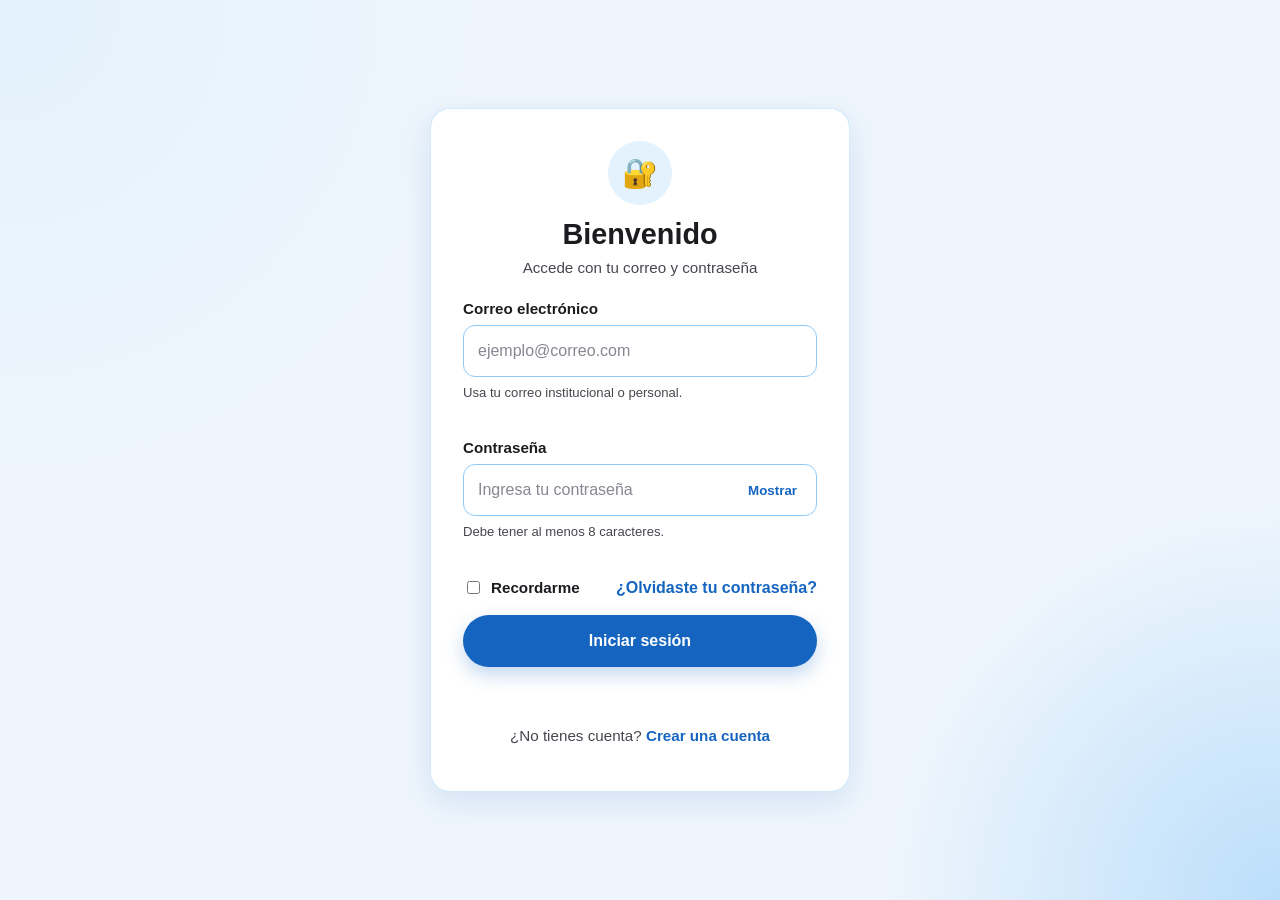
<file: loginBasic-main/index.html>
<!DOCTYPE html>
<html lang="es">
<head>
  <meta charset="UTF-8" />
  <meta name="viewport" content="width=device-width, initial-scale=1.0" />
  <title>Iniciar sesión</title>
  <link rel="stylesheet" href="asset/css/styles.css" />
</head>
<body>
  <main class="login-page" aria-labelledby="login-title">
    <section class="login-card" aria-label="Formulario de acceso">
      <header class="login-header">
        <div class="brand-badge" aria-hidden="true">🔐</div>
        <h1 id="login-title">Bienvenido</h1>
        <p class="subtitle">Accede con tu correo y contraseña</p>
      </header>

      <form id="loginForm" class="login-form" novalidate>
        <div class="form-group">
          <label for="email">Correo electrónico</label>
          <input
            type="email"
            id="email"
            name="email"
            inputmode="email"
            autocomplete="email"
            placeholder="ejemplo@correo.com"
            aria-describedby="emailHelp emailError"
            required
          />
          <small id="emailHelp" class="helper-text">Usa tu correo institucional o personal.</small>
          <small id="emailError" class="error-text" aria-live="polite"></small>
        </div>

        <div class="form-group">
          <label for="password">Contraseña</label>
          <div class="password-wrapper">
            <input
              type="password"
              id="password"
              name="password"
              autocomplete="current-password"
              placeholder="Ingresa tu contraseña"
              aria-describedby="passwordHelp passwordError"
              required
              minlength="8"
            />
            <button
              type="button"
              class="toggle-password"
              id="togglePassword"
              aria-label="Mostrar contraseña"
              aria-pressed="false"
            >
              Mostrar
            </button>
          </div>
          <small id="passwordHelp" class="helper-text">Debe tener al menos 8 caracteres.</small>
          <small id="passwordError" class="error-text" aria-live="polite"></small>
        </div>

        <div class="form-options">
          <label class="checkbox-label">
            <input type="checkbox" name="remember" />
            <span>Recordarme</span>
          </label>

          <a href="request-code.html" class="link">¿Olvidaste tu contraseña?</a>
        </div>

        <button type="submit" class="btn-primary" id="submitBtn">
          <span class="btn-text">Iniciar sesión</span>
        </button>

        <p id="formMessage" class="form-message" aria-live="polite"></p>
      </form>

      <footer class="login-footer">
        <p>¿No tienes cuenta? <a href="register.html" class="link">Crear una cuenta</a></p>
      </footer>
    </section>
  </main>

  <script src="asset/js/login.js"></script>
</body>
</html>
</file>
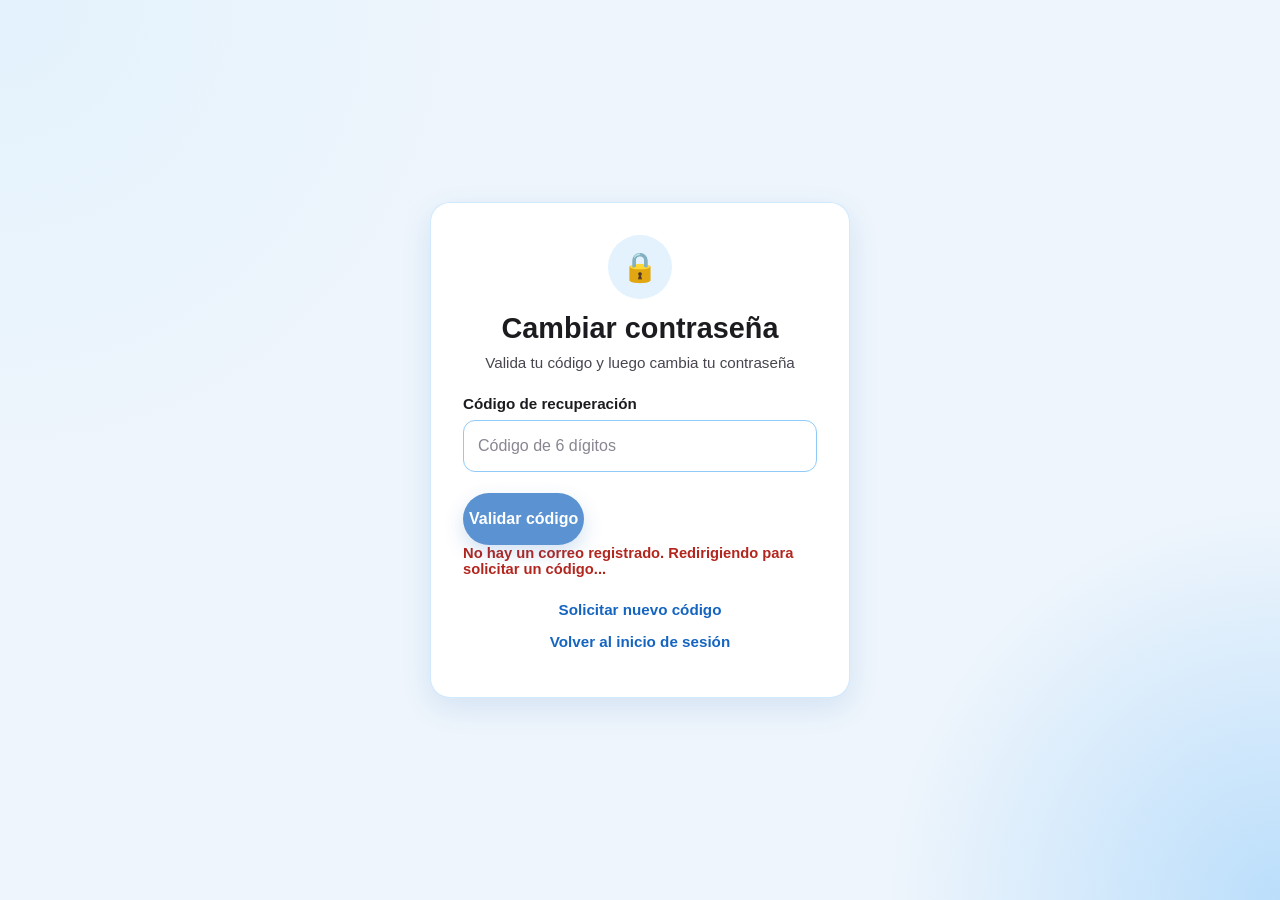
<file: loginBasic-main/change-password.html>
<!DOCTYPE html>
<html lang="es">
<head>
  <meta charset="UTF-8" />
  <meta name="viewport" content="width=device-width, initial-scale=1.0" />
  <title>Cambiar contraseña</title>
  <link rel="stylesheet" href="asset/css/styles.css" />
</head>
<body>
  <main class="login-page" aria-labelledby="change-title">
    <section class="login-card" aria-label="Formulario de cambio de contraseña">
      <header class="login-header">
        <div class="brand-badge" aria-hidden="true">🔒</div>
        <h1 id="change-title">Cambiar contraseña</h1>
        <p class="subtitle">Valida tu código y luego cambia tu contraseña</p>
      </header>

      <form id="changePasswordForm" class="login-form" novalidate>
        <div id="stepCode" class="form-step">
          <div class="form-group">
            <label for="code">Código de recuperación</label>
            <input type="text" id="code" name="code" placeholder="Código de 6 dígitos" required maxlength="6" inputmode="numeric" />
            <small id="codeError" class="error-text" aria-live="polite"></small>
          </div>

          <button type="button" class="btn-primary" id="validateCodeBtn">
            <span class="btn-text">Validar código</span>
          </button>

          <p id="codeMessage" class="form-message" aria-live="polite"></p>
        </div>

        <div id="stepPassword" class="form-step hidden">
          <div class="form-group">
            <label for="password">Nueva contraseña</label>
            <div class="password-wrapper">
              <input type="password" id="password" name="password" autocomplete="new-password" placeholder="Mínimo 8 caracteres" required minlength="8" />
              <button type="button" class="toggle-password" id="togglePassword" aria-label="Mostrar contraseña" aria-pressed="false">Mostrar</button>
            </div>
            <small id="passwordError" class="error-text" aria-live="polite"></small>
          </div>

          <div class="form-group">
            <label for="password2">Confirmar contraseña</label>
            <div class="password-wrapper">
              <input type="password" id="password2" name="password2" autocomplete="new-password" placeholder="Repite la nueva contraseña" required minlength="8" />
            </div>
            <small id="password2Error" class="error-text" aria-live="polite"></small>
          </div>

          <button type="submit" class="btn-primary" id="submitBtn">
            <span class="btn-text">Cambiar contraseña</span>
          </button>

          <p id="formMessage" class="form-message" aria-live="polite"></p>
        </div>
      </form>

      <footer class="login-footer">
        <p><a href="request-code.html" class="link">Solicitar nuevo código</a></p>
        <p><a href="index.html" class="link">Volver al inicio de sesión</a></p>
      </footer>
    </section>
  </main>

  <script src="asset/js/change-password.js"></script>
</body>
</html>
</file>
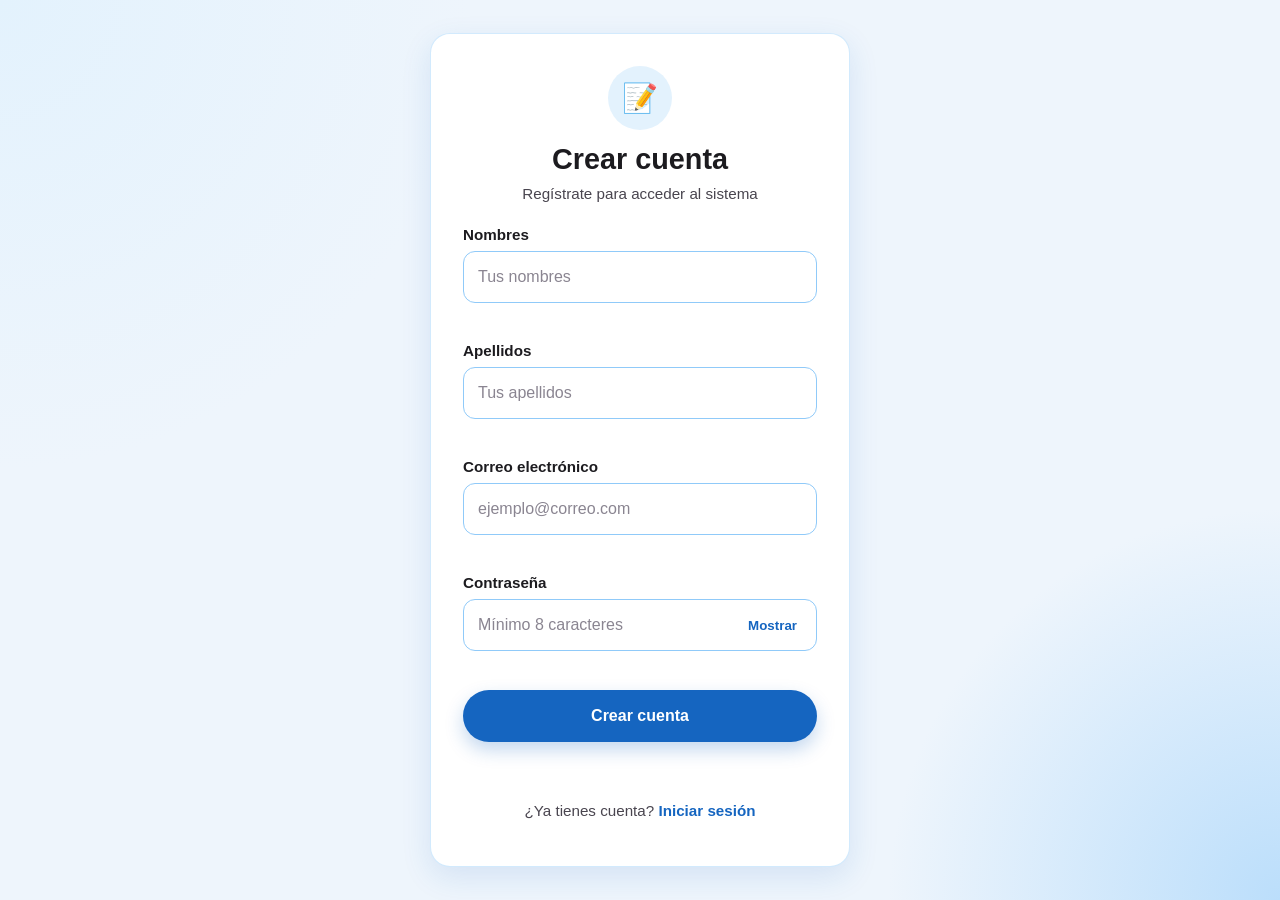
<file: loginBasic-main/register.html>
<!DOCTYPE html>
<html lang="es">
<head>
  <meta charset="UTF-8" />
  <meta name="viewport" content="width=device-width, initial-scale=1.0" />
  <title>Crear cuenta</title>
  <link rel="stylesheet" href="asset/css/styles.css" />
</head>
<body>
  <main class="login-page" aria-labelledby="register-title">
    <section class="login-card" aria-label="Formulario de registro">
      <header class="login-header">
        <div class="brand-badge" aria-hidden="true">📝</div>
        <h1 id="register-title">Crear cuenta</h1>
        <p class="subtitle">Regístrate para acceder al sistema</p>
      </header>

      <form id="registerForm" class="login-form" novalidate>
        <div class="form-group">
          <label for="nombres">Nombres</label>
          <input type="text" id="nombres" name="nombres" placeholder="Tus nombres" required />
          <small id="nombresError" class="error-text" aria-live="polite"></small>
        </div>

        <div class="form-group">
          <label for="apellidos">Apellidos</label>
          <input type="text" id="apellidos" name="apellidos" placeholder="Tus apellidos" required />
          <small id="apellidosError" class="error-text" aria-live="polite"></small>
        </div>

        <div class="form-group">
          <label for="email">Correo electrónico</label>
          <input type="email" id="email" name="email" inputmode="email" autocomplete="email" placeholder="ejemplo@correo.com" required />
          <small id="emailError" class="error-text" aria-live="polite"></small>
        </div>

        <div class="form-group">
          <label for="password">Contraseña</label>
          <div class="password-wrapper">
            <input type="password" id="password" name="password" autocomplete="new-password" placeholder="Mínimo 8 caracteres" required minlength="8" />
            <button type="button" class="toggle-password" id="togglePassword" aria-label="Mostrar contraseña" aria-pressed="false">Mostrar</button>
          </div>
          <small id="passwordError" class="error-text" aria-live="polite"></small>
        </div>

        <button type="submit" class="btn-primary" id="submitBtn">
          <span class="btn-text">Crear cuenta</span>
        </button>

        <p id="formMessage" class="form-message" aria-live="polite"></p>
      </form>

      <footer class="login-footer">
        <p>¿Ya tienes cuenta? <a href="index.html" class="link">Iniciar sesión</a></p>
      </footer>
    </section>
  </main>

  <script src="asset/js/register.js"></script>
</body>
</html>
</file>
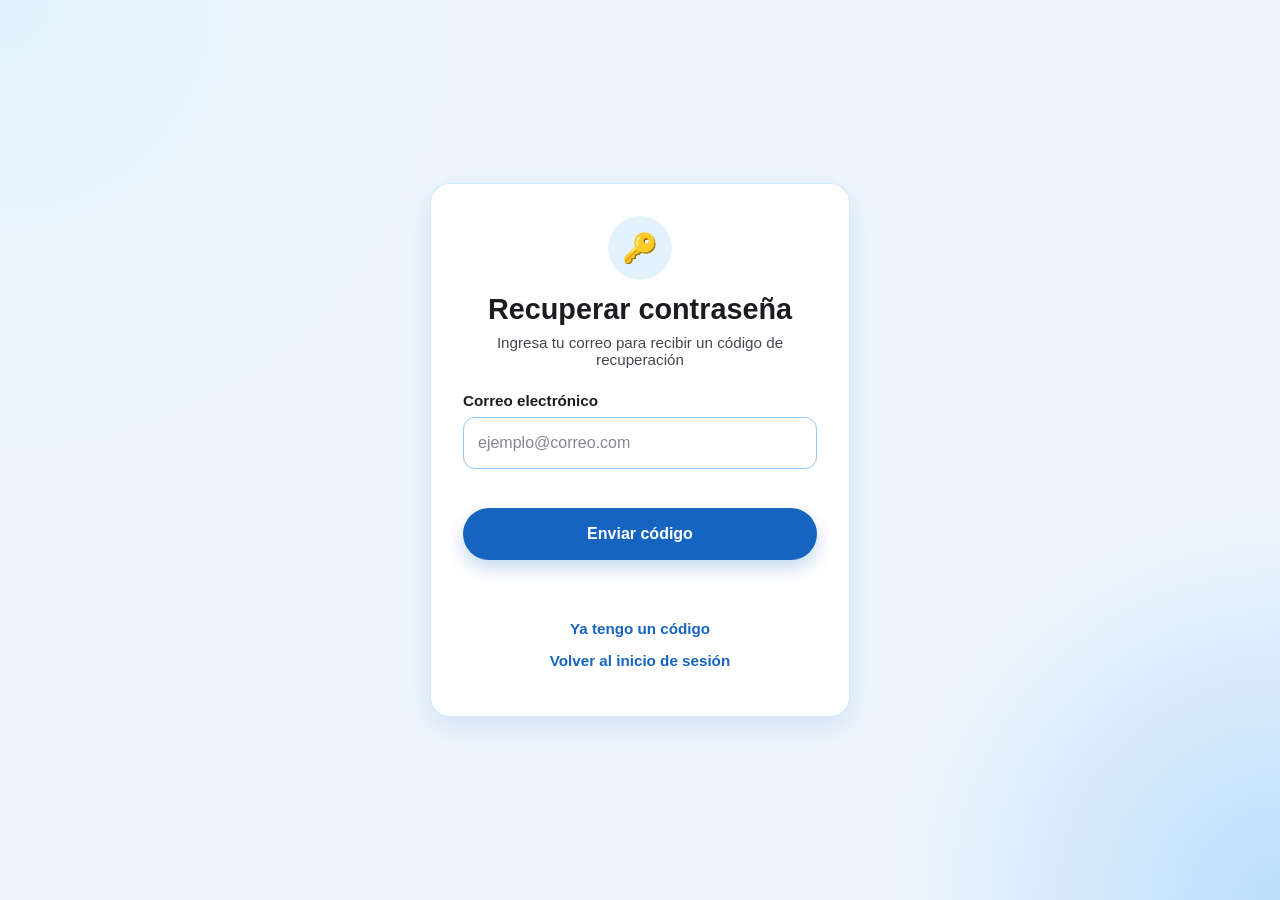
<file: loginBasic-main/request-code.html>
<!DOCTYPE html>
<html lang="es">
<head>
  <meta charset="UTF-8" />
  <meta name="viewport" content="width=device-width, initial-scale=1.0" />
  <title>Solicitar código</title>
  <link rel="stylesheet" href="asset/css/styles.css" />
</head>
<body>
  <main class="login-page" aria-labelledby="request-title">
    <section class="login-card" aria-label="Formulario de solicitud de código">
      <header class="login-header">
        <div class="brand-badge" aria-hidden="true">🔑</div>
        <h1 id="request-title">Recuperar contraseña</h1>
        <p class="subtitle">Ingresa tu correo para recibir un código de recuperación</p>
      </header>

      <form id="requestCodeForm" class="login-form" novalidate>
        <div class="form-group">
          <label for="email">Correo electrónico</label>
          <input type="email" id="email" name="email" inputmode="email" autocomplete="email" placeholder="ejemplo@correo.com" required />
          <small id="emailError" class="error-text" aria-live="polite"></small>
        </div>

        <button type="submit" class="btn-primary" id="submitBtn">
          <span class="btn-text">Enviar código</span>
        </button>

        <p id="formMessage" class="form-message" aria-live="polite"></p>
      </form>

      <footer class="login-footer">
        <p><a href="change-password.html" class="link">Ya tengo un código</a></p>
        <p><a href="index.html" class="link">Volver al inicio de sesión</a></p>
      </footer>
    </section>
  </main>

  <script src="asset/js/request-code.js"></script>
</body>
</html>
</file>
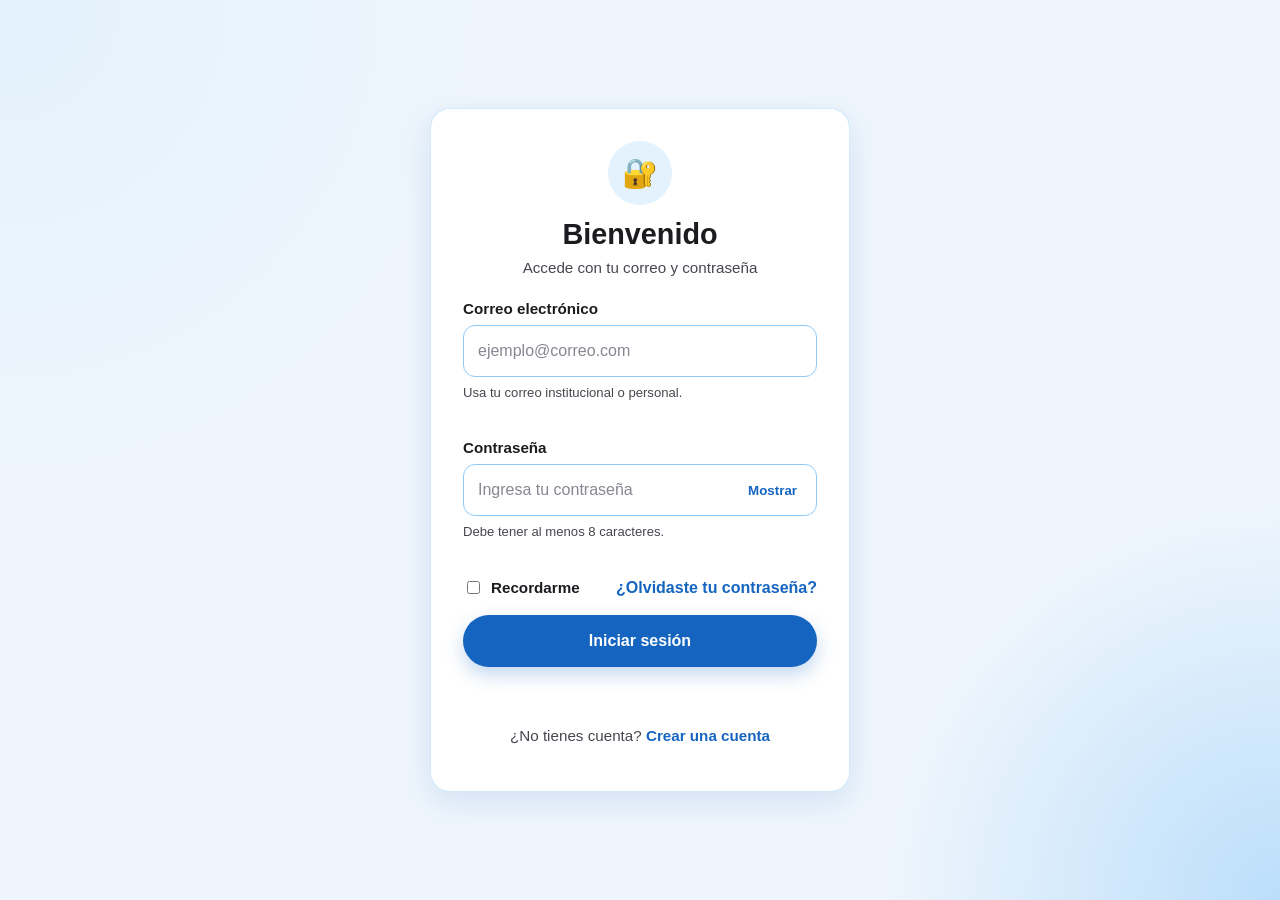
<file: loginBasic-main/pages/home.html>
<!DOCTYPE html>
<html lang="es">
<head>
  <meta charset="UTF-8" />
  <meta name="viewport" content="width=device-width, initial-scale=1.0" />
  <title>Inicio</title>
  <link rel="stylesheet" href="../asset/css/styles.css" />
  <style>
    .home-page {
      min-height: 100vh;
      display: grid;
      place-items: center;
      padding: 24px;
    }

    .home-card {
      width: 100%;
      max-width: 480px;
      background: #fff;
      border-radius: 20px;
      padding: 32px;
      box-shadow: 0 10px 30px rgba(21, 101, 192, 0.12);
      border: 1px solid rgba(144, 202, 249, 0.4);
      text-align: center;
    }

    .avatar {
      width: 72px;
      height: 72px;
      border-radius: 50%;
      background: linear-gradient(135deg, #1565C0, #1976D2);
      color: #fff;
      display: grid;
      place-items: center;
      font-size: 28px;
      font-weight: 700;
      margin: 0 auto 16px;
      box-shadow: 0 4px 12px rgba(21, 101, 192, 0.25);
    }

    .home-card h1 {
      margin: 0 0 4px;
      font-size: 1.6rem;
    }

    .home-card .subtitle {
      color: #49454f;
      margin: 0 0 24px;
      font-size: 0.95rem;
    }

    .info-grid {
      background: #eef5fc;
      border-radius: 14px;
      padding: 4px 0;
      margin-bottom: 24px;
      text-align: left;
      overflow: hidden;
    }

    .info-row {
      display: flex;
      justify-content: space-between;
      align-items: center;
      padding: 14px 20px;
      border-bottom: 1px solid rgba(144, 202, 249, 0.3);
    }

    .info-row:last-child {
      border-bottom: none;
    }

    .info-label {
      color: #49454f;
      font-size: 0.88rem;
      font-weight: 500;
      display: flex;
      align-items: center;
      gap: 8px;
    }

    .info-value {
      color: #1c1b1f;
      font-size: 0.95rem;
      font-weight: 600;
      text-align: right;
      word-break: break-all;
    }

    .logout-btn {
      width: 100%;
      min-height: 50px;
      border: none;
      border-radius: 999px;
      background: #1565C0;
      color: white;
      font-size: 1rem;
      font-weight: 700;
      cursor: pointer;
      transition: background 0.25s ease, transform 0.25s ease;
      box-shadow: 0 6px 16px rgba(21, 101, 192, 0.25);
    }

    .logout-btn:hover {
      background: #0d47a1;
    }

    .logout-btn:active {
      transform: scale(0.98);
    }

    @media (max-width: 480px) {
      .home-card {
        padding: 24px 20px;
      }

      .info-row {
        padding: 12px 16px;
        flex-direction: column;
        align-items: flex-start;
        gap: 4px;
      }

      .info-value {
        text-align: left;
      }
    }
  </style>
</head>
<body>
  <main class="home-page">
    <section class="home-card">
      <div class="avatar" id="avatar">U</div>
      <p class="subtitle" id="welcomeText" style="margin:0 0 4px;font-size:1.1rem;font-weight:600;color:#1c1b1f;"></p>
      <p class="subtitle" id="sessionText">Has iniciado sesión correctamente.</p>

      <div class="info-grid" id="userInfo"></div>

      <button id="logoutBtn" class="logout-btn">Cerrar sesión</button>
    </section>
  </main>

  <script>
    const isAuthenticated = localStorage.getItem("isAuthenticated");
    const user = JSON.parse(localStorage.getItem("user"));

    if (isAuthenticated !== "true" || !user) {
      window.location.href = "../index.html";
    }

    const avatar = document.getElementById("avatar");
    const welcomeText = document.getElementById("welcomeText");
    const sessionText = document.getElementById("sessionText");
    const userInfo = document.getElementById("userInfo");

    const initials = (user.nombres?.charAt(0) || "").toUpperCase();
    avatar.textContent = initials || "U";
    welcomeText.innerHTML = `Bienvenido(a), <strong>${user.nombres || "Usuario"}</strong>`;

    userInfo.innerHTML = `
      <div class="info-row">
        <span class="info-label">📧 Correo</span>
        <span class="info-value">${user.email}</span>
      </div>
      <div class="info-row">
        <span class="info-label">👤 Nombres</span>
        <span class="info-value">${user.nombres}</span>
      </div>
      <div class="info-row">
        <span class="info-label">👤 Apellidos</span>
        <span class="info-value">${user.apellidos}</span>
      </div>
    `;

    document.getElementById("logoutBtn").addEventListener("click", () => {
      localStorage.removeItem("isAuthenticated");
      localStorage.removeItem("user");
      window.location.href = "../index.html";
    });
  </script>
</body>
</html>
</file>
<file: loginBasic-main/asset/css/styles.css>
:root {
  --primary: #1565C0;
  --primary-hover: #0d47a1;
  --primary-soft: #e3f2fd;
  --surface: #ffffff;
  --background: #eef5fc;
  --text: #1c1b1f;
  --text-secondary: #49454f;
  --border: #90caf9;
  --error: #b3261e;
  --success: #146c2e;
  --focus: #1565C0;
  --shadow: 0 10px 30px rgba(21, 101, 192, 0.12);
  --radius: 20px;
  --radius-sm: 12px;
  --transition: 0.25s ease;
  --font: Inter, Roboto, "Segoe UI", sans-serif;
}

* {
  box-sizing: border-box;
}

html {
  font-size: 16px;
}

body {
  margin: 0;
  font-family: var(--font);
  color: var(--text);
  background:
    radial-gradient(circle at top left, #e3f2fd 0%, transparent 30%),
    radial-gradient(circle at bottom right, #bbdefb 0%, transparent 25%),
    var(--background);
  min-height: 100vh;
}

.login-page {
  min-height: 100vh;
  display: grid;
  place-items: center;
  padding: 24px;
}

.login-card {
  width: 100%;
  max-width: 420px;
  background: var(--surface);
  border-radius: var(--radius);
  box-shadow: var(--shadow);
  padding: 32px;
  border: 1px solid rgba(144, 202, 249, 0.4);
}

.login-header {
  text-align: center;
  margin-bottom: 24px;
}

.brand-badge {
  width: 64px;
  height: 64px;
  margin: 0 auto 12px;
  display: grid;
  place-items: center;
  background: var(--primary-soft);
  border-radius: 50%;
  font-size: 1.8rem;
}

.login-header h1 {
  margin: 0 0 8px;
  font-size: 1.8rem;
  line-height: 1.2;
}

.subtitle {
  margin: 0;
  color: var(--text-secondary);
  font-size: 0.95rem;
}

.login-form {
  display: grid;
  gap: 18px;
}

.form-group {
  display: grid;
  gap: 8px;
}

label {
  font-size: 0.95rem;
  font-weight: 600;
}

input[type="email"],
input[type="password"],
input[type="text"] {
  width: 100%;
  min-height: 52px;
  border: 1px solid var(--border);
  border-radius: var(--radius-sm);
  padding: 0 14px;
  font-size: 1rem;
  color: var(--text);
  background: #fff;
  transition: border-color var(--transition), box-shadow var(--transition), background var(--transition);
}

input::placeholder {
  color: #8a8591;
}

input:focus {
  outline: none;
  border-color: var(--focus);
  box-shadow: 0 0 0 4px rgba(21, 101, 192, 0.14);
}

.password-wrapper {
  position: relative;
}

.password-wrapper input {
  padding-right: 96px;
}

.toggle-password {
  position: absolute;
  top: 50%;
  right: 10px;
  transform: translateY(-50%);
  border: none;
  background: transparent;
  color: var(--primary);
  font-weight: 600;
  cursor: pointer;
  padding: 8px 10px;
  border-radius: 8px;
}

.toggle-password:hover,
.toggle-password:focus {
  background: rgba(21, 101, 192, 0.08);
  outline: none;
}

.helper-text {
  color: var(--text-secondary);
  font-size: 0.82rem;
}

.error-text {
  color: var(--error);
  font-size: 0.82rem;
  min-height: 1em;
}

.form-options {
  display: flex;
  align-items: center;
  justify-content: space-between;
  gap: 12px;
  flex-wrap: wrap;
}

.checkbox-label {
  display: inline-flex;
  align-items: center;
  gap: 8px;
  cursor: pointer;
  font-size: 0.95rem;
}

.checkbox-label input {
  accent-color: var(--primary);
}

.link {
  color: var(--primary);
  text-decoration: none;
  font-weight: 600;
}

.link:hover,
.link:focus {
  text-decoration: underline;
  outline: none;
}

.btn-primary {
  min-height: 52px;
  border: none;
  border-radius: 999px;
  background: var(--primary);
  color: white;
  font-size: 1rem;
  font-weight: 700;
  cursor: pointer;
  transition: background var(--transition), transform var(--transition), box-shadow var(--transition);
  box-shadow: 0 8px 18px rgba(21, 101, 192, 0.25);
}

.btn-primary:hover {
  background: var(--primary-hover);
}

.btn-primary:active {
  transform: scale(0.98);
}

.btn-primary:focus {
  outline: none;
  box-shadow: 0 0 0 4px rgba(21, 101, 192, 0.18);
}

.btn-primary:disabled {
  opacity: 0.7;
  cursor: not-allowed;
}

.form-message {
  margin: 0;
  min-height: 1.2em;
  font-size: 0.92rem;
  font-weight: 600;
}

.form-message.success {
  color: var(--success);
}

.form-message.error {
  color: var(--error);
}

.hidden {
  display: none !important;
}

.input-disabled {
  opacity: 0.7;
  cursor: not-allowed;
  background: #e3f2fd !important;
}

.input-error {
  border-color: var(--error) !important;
  box-shadow: 0 0 0 4px rgba(179, 38, 30, 0.12);
}

.login-footer {
  margin-top: 24px;
  text-align: center;
  color: var(--text-secondary);
  font-size: 0.95rem;
}

@media (max-width: 480px) {
  .login-card {
    padding: 24px 20px;
  }

  .login-header h1 {
    font-size: 1.5rem;
  }

  .form-options {
    flex-direction: column;
    align-items: flex-start;
  }
}

@media (prefers-reduced-motion: reduce) {
  * {
    transition: none !important;
    scroll-behavior: auto !important;
  }
}
</file>
